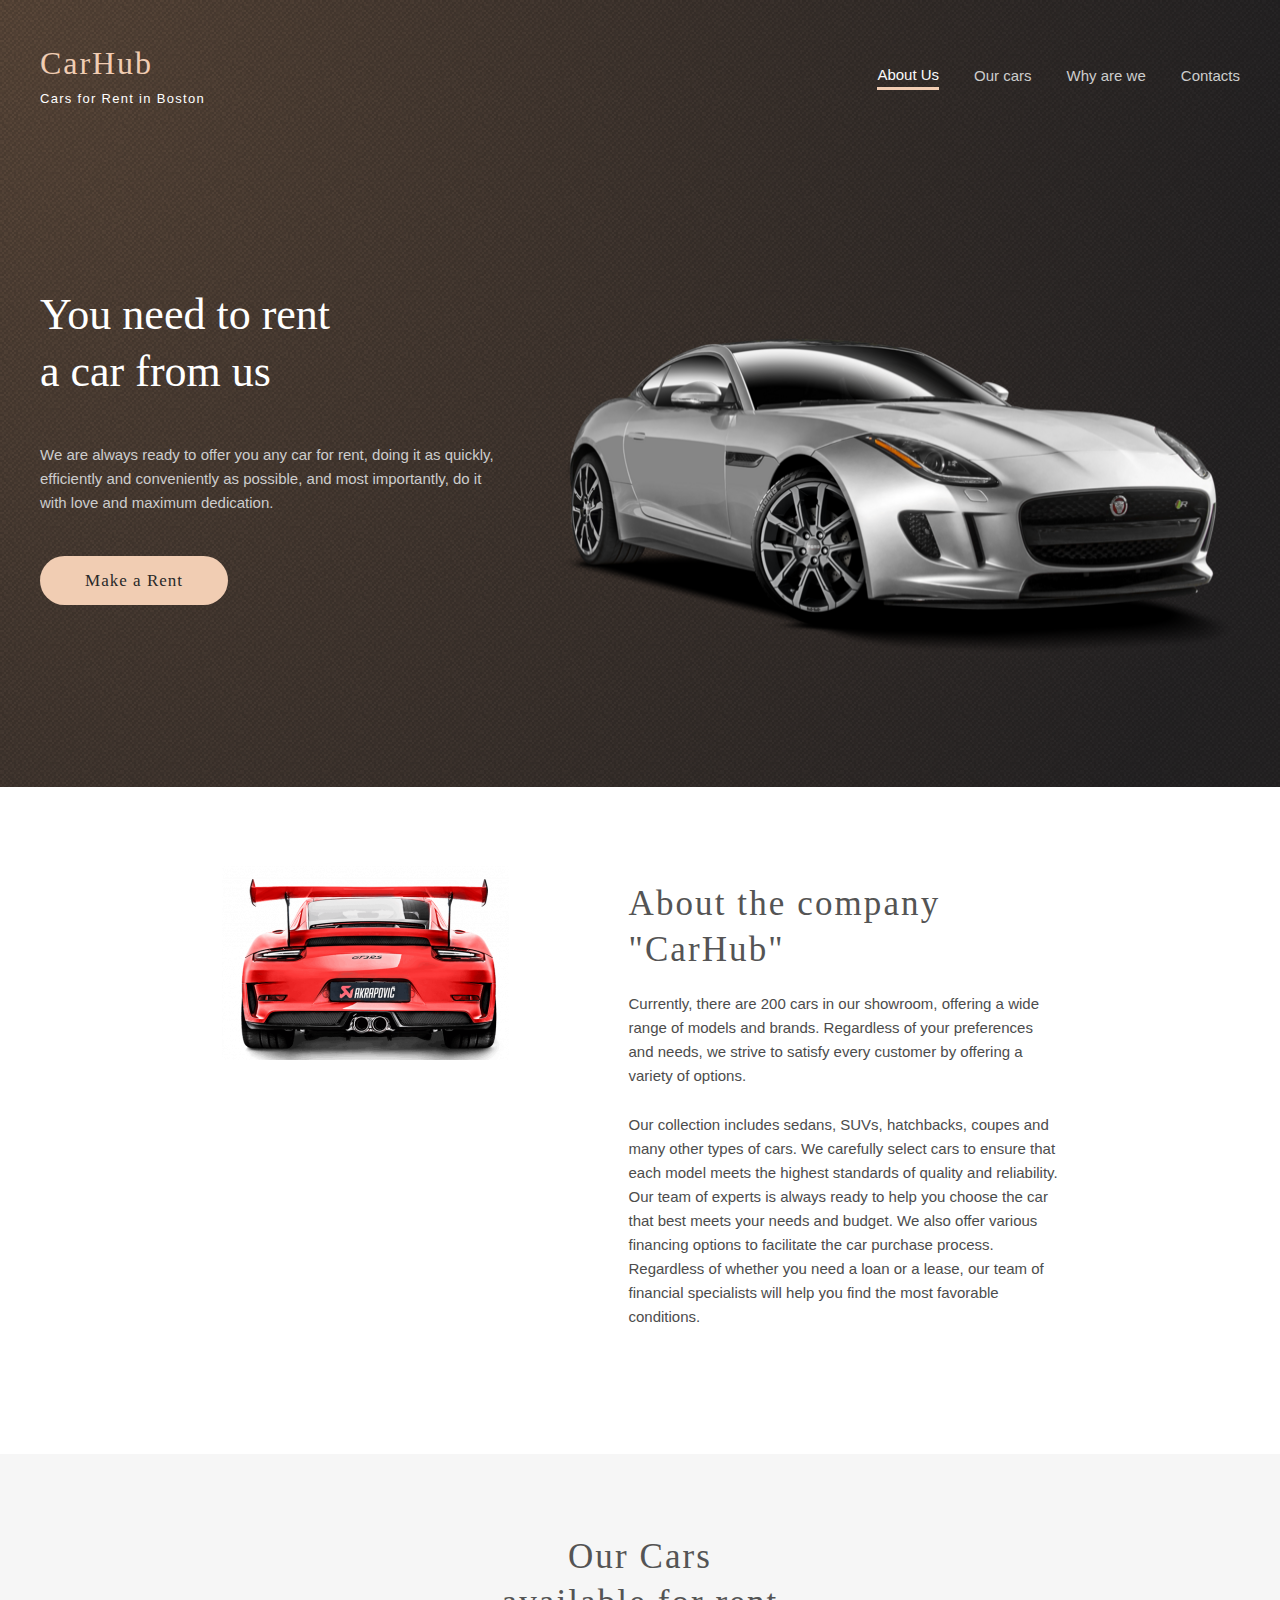
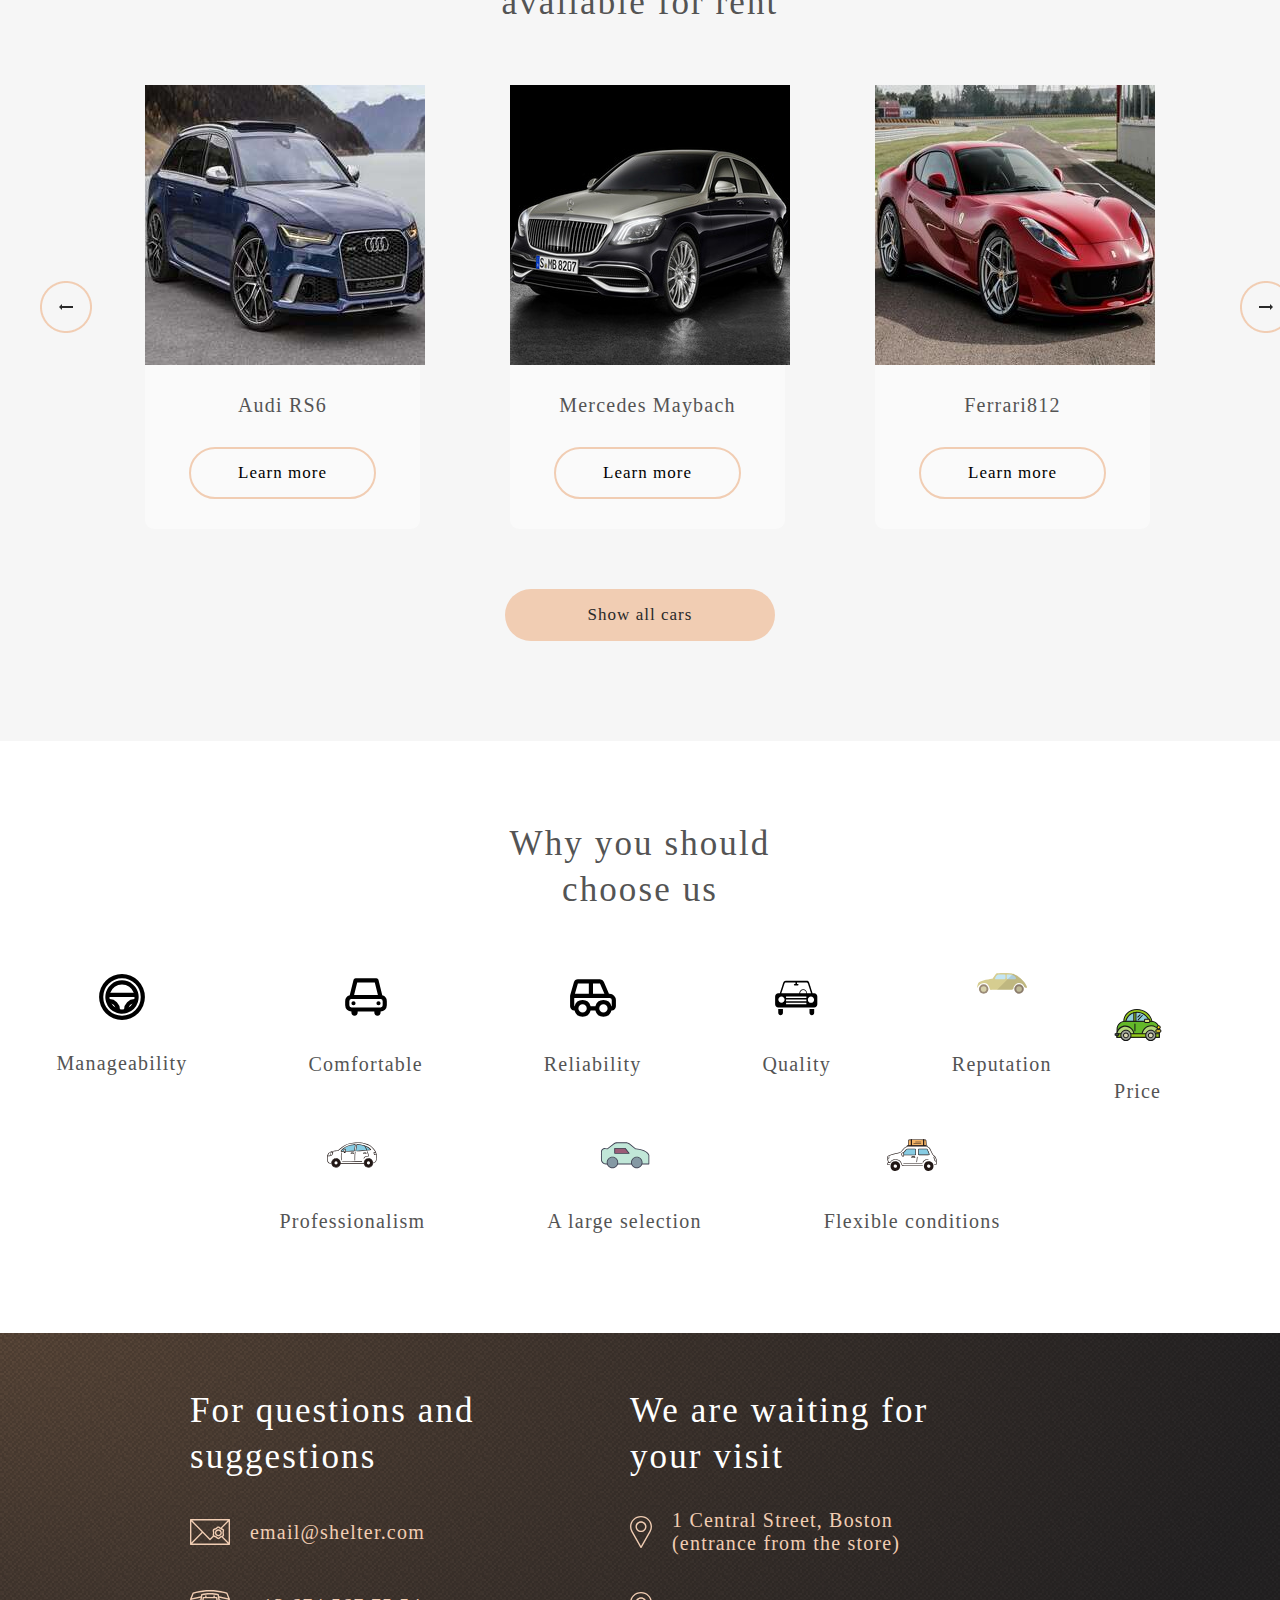
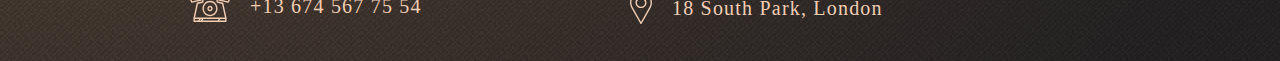
<file: index.html>
<!DOCTYPE html>
<html lang="en">
<head>
    <link rel="stylesheet" href="style.css">
    <meta charset="UTF-8">
    <meta http-equiv="X-UA-Compatible" content="IE=edge">
    <meta name="viewport" content="width=device-width, initial-scale=1.0">
    <title>Cars</title>
</head>
<body>
    <header>
        <div class="container">
            <div class="nav__header">
                <div class="logo">
                    <div class="tittle">
                        <h1 class="tittle">CarHub</h1>
                    </div>
                    <div class="subtittle">
                        Cars for Rent in Boston
                    </div>
                </div>
                <div class="navbar">
                    <img src="src/Burger.png" alt="" class="burger" id="burger" onclick="burgerClick()">
                    <ul class="nav__list" id="menu">
                        <li class="nav__item"><a href="#About" class="hyper" onclick="menuClick()">About Us</a></li>
                        <li class="nav__item"><a href="pets.html" class="hyper">Our cars</a></li>
                        <li class="nav__item"><a href="#Help" class="hyper" onclick="menuClick()">Why are we</a></li>
                        <li class="nav__item"><a href="#Contacts" class="hyper" onclick="menuClick()">Contacts</a></li>
                    </ul>
                </div>      
            </div>
            <div class="start__screen">
                <div class="content">
                    <div class="heading">
                        You need to rent a car from us
                    </div>
                    <div class="subheading">
                        We are always ready to offer you any car for rent, doing it as quickly, efficiently and conveniently as possible, and most importantly, do it with love and maximum dedication.
                    </div>
                    <a class="start_button" href="#Pets">Make a Rent</a>
                </div>
                <div class="screen__img">
                    <img class="screen__img__img" src="src/start.png" alt="">
                </div>
            </div>
        </div>
    </header>
    <section class="about" id="About">
        <div class="container">
            <div class="about__screen">
                <div class="about__img">
                    <img src="src/about.png" alt="">
                </div>
                <div class="about__content">
                    <div class="about__tittle">
                        <h4 class="about__tittle">About the company "CarHub"</h4> 
                    </div>
                    <div class="about__heading">
                        Currently, there are 200 cars in our showroom, offering a wide range of models and brands. Regardless of your preferences and needs, we strive to satisfy every customer by offering a variety of options.
                    </div>
                    <div class="about__heading">
                        Our collection includes sedans, SUVs, hatchbacks, coupes and many other types of cars. We carefully select cars to ensure that each model meets the highest standards of quality and reliability. Our team of experts is always ready to help you choose the car that best meets your needs and budget. We also offer various financing options to facilitate the car purchase process. Regardless of whether you need a loan or a lease, our team of financial specialists will help you find the most favorable conditions.
                    </div>
                </div>
            </div>
        </div>
    </section>
    <section class="pets" id="Pets">
        <div class="container">
            <div class="pets__screen">
                <div class="pets__heading">
                    <h4 class="pets__heading">Our Cars<br>
                        available for rent</h4> 
                </div>
                <div class="pets__content">
                    <div class="pets__list" id="pets__list">
                        <img src="src/button_arrow_left.png" class="arrow__left" alt="Тут должная быть картинка" onclick="Prev()">
                        <div class="pets__item i1" onclick="popupToggle(t1)">
                            <img class="pets__img img1" src="src/a8.jpg" alt="">
                            <div class="pets__tittle t1" id="t1">Audi A8</div>
                            <button class="pets__learn">Learn more</button>
                        </div>
                        <div class="pets__item i2" onclick="popupToggle(t2)">
                            <img class="pets__img img2" src="src/m8.jpg" alt="">
                            <div class="pets__tittle t2" id="t2">BMV M8</div>
                            <button class="pets__learn">Learn more</button>
                        </div>
                        <div class="pets__item i3" onclick="popupToggle(t3)">
                            <img class="pets__img img3" src="src/camry.jpg" alt="">
                            <div class="pets__tittle t3" id="t3">Toyota Camry</div>
                            <button class="pets__learn">Learn more</button>
                        </div>
                        <img src="src/button_arrow_right.png" class="arrow__right" alt="Тут должная быть картинка" onclick="Next()">
                    </div>
                    <a class="pets__button" href="pets.html">
                        Show all cars
                    </a>
                </div>
            </div>
        </div>
    </section>
    <section class="help" id="Help">
        <div class="container">
            <div class="help__screen">
                <div class="help__heading">
                    <h4 class="help__heading">Why you should choose us</h4>
                    
                </div>
                <div class="help__list">
                    <div class="help__item">
                        <img src="src/c1.svg" alt="" class="help__img">
                        <div class="help__tittle">Manageability</div>
                    </div>
                    <div class="help__item">
                        <img src="src/c2.svg" alt="" class="help__img">
                        <div class="help__tittle">Comfortable</div>
                    </div>
                    <div class="help__item">
                        <img src="src/c3.svg" alt="" class="help__img">
                        <div class="help__tittle">Reliability</div>
                    </div>
                    <div class="help__item">
                        <img src="src/c4.svg" alt="" class="help__img">
                        <div class="help__tittle">Quality</div>
                    </div>
                    <div class="help__item">
                        <img src="src/c5.svg" alt="" class="help__img">
                        <div class="help__tittle">Reputation</div>
                    </div>
                    <div class="help__item">
                        <img src="src/c6.svg" alt="" class="help__img">
                        <div class="help__tittle">Price</div>
                    </div>
                    <div class="help__item">
                        <img src="src/c7.svg" alt="" class="help__img">
                        <div class="help__tittle">Professionalism</div>
                    </div>
                    <div class="help__item">
                        <img src="src/c8.svg" alt="" class="help__img">
                        <div class="help__tittle">A large selection</div>
                    </div>
                    <div class="help__item">
                        <img src="src/c9.svg" alt="" class="help__img">
                        <div class="help__tittle">Flexible conditions</div>
                    </div>
                </div>
            </div>
        </div>
    </section>
    <footer id="Contacts">
        <div class="container">
                <div class="footer_screen">
                    <div class="footer__item">
                        <div class="footer__tittle">
                           <h4 class="footer__tittle">For questions and suggestions</h4> 
                        </div>
                        <div class="mail">
                            <img class="mail__img" src="src/mail.svg" alt=""><a href="mailto:email@shelter.com">email@shelter.com</a>
                        </div>
                        <div class="phone">
                            <img class="phone__img" src="src/phone.svg" alt=""> <a href="tel:+136745677554">+13 674 567 75 54</a>
                        </div>
                    </div>
                    <div class="footer__item">
                        <div class="footer__tittle2">
                            We are waiting for your visit
                        </div>
                        <div class="footer__address">
                            <img class="address__img" src="src/pin.svg" alt=""><a href="https://www.google.by/maps/place/Central+St,+Boston,+MA,+%D0%A1%D0%A8%D0%90/@42.3588432,-71.0551304,17z/data=!3m1!4b1!4m6!3m5!1s0x89e370865345ba21:0x44f6c81aa9436fb7!8m2!3d42.3588393!4d-71.0529417!16s%2Fg%2F1tfvj6dm">1 Central Street, Boston (entrance from the store)</a> 
                        </div>
                        <div class="footer__address">
                            <img class="address__img" src="src/pin.svg" alt=""><a href="https://www.google.by/maps/place/South+Park+Court,+18+S+Park+Rd,+London+SW19+8TD,+%D0%92%D0%B5%D0%BB%D0%B8%D0%BA%D0%BE%D0%B1%D1%80%D0%B8%D1%82%D0%B0%D0%BD%D0%B8%D1%8F/@51.4202225,-0.2023407,17z/data=!3m1!4b1!4m6!3m5!1s0x487608baa7401b31:0x873a95ca58e122b2!8m2!3d51.4202192!4d-0.200152!16s%2Fg%2F11c1z48z8w">18 South Park, London </a> 
                        </div>
                    </div>
                </div>
        </div>
    </footer>

    <div class="popup">
        <div class="popup__container">
          <button type="button" class="close-button"></button>
          <img class="popup__image"
           src="src/m8.jpg"
           alt="A cute cat">
           <div class="popup__info">
            <h2 class="popup__title"></h2>
            <div class="popup__type"></div>
            <div class="popup__text"></div>
            <ul class="popup__detail">
                <li class="popup__age"><span class="popup__span">Price:</span><p style="display: inline;" class="popup__agep"></p></li>
                <li class="popup__inoculations"><span class="popup__span">Max speed:</span><p style="display: inline;" class="popup__inoculationsp"></p></li>
                <li class="popup__diseases"><span class="popup__span">Acceleration time 0-100 km/h:</span><p style="display: inline;" class="popup__diseasesp"></p></li>
            </ul>
           </div>
        </div>
    </div>
    <script src="script.js"></script>
</body>
</html>
</file>
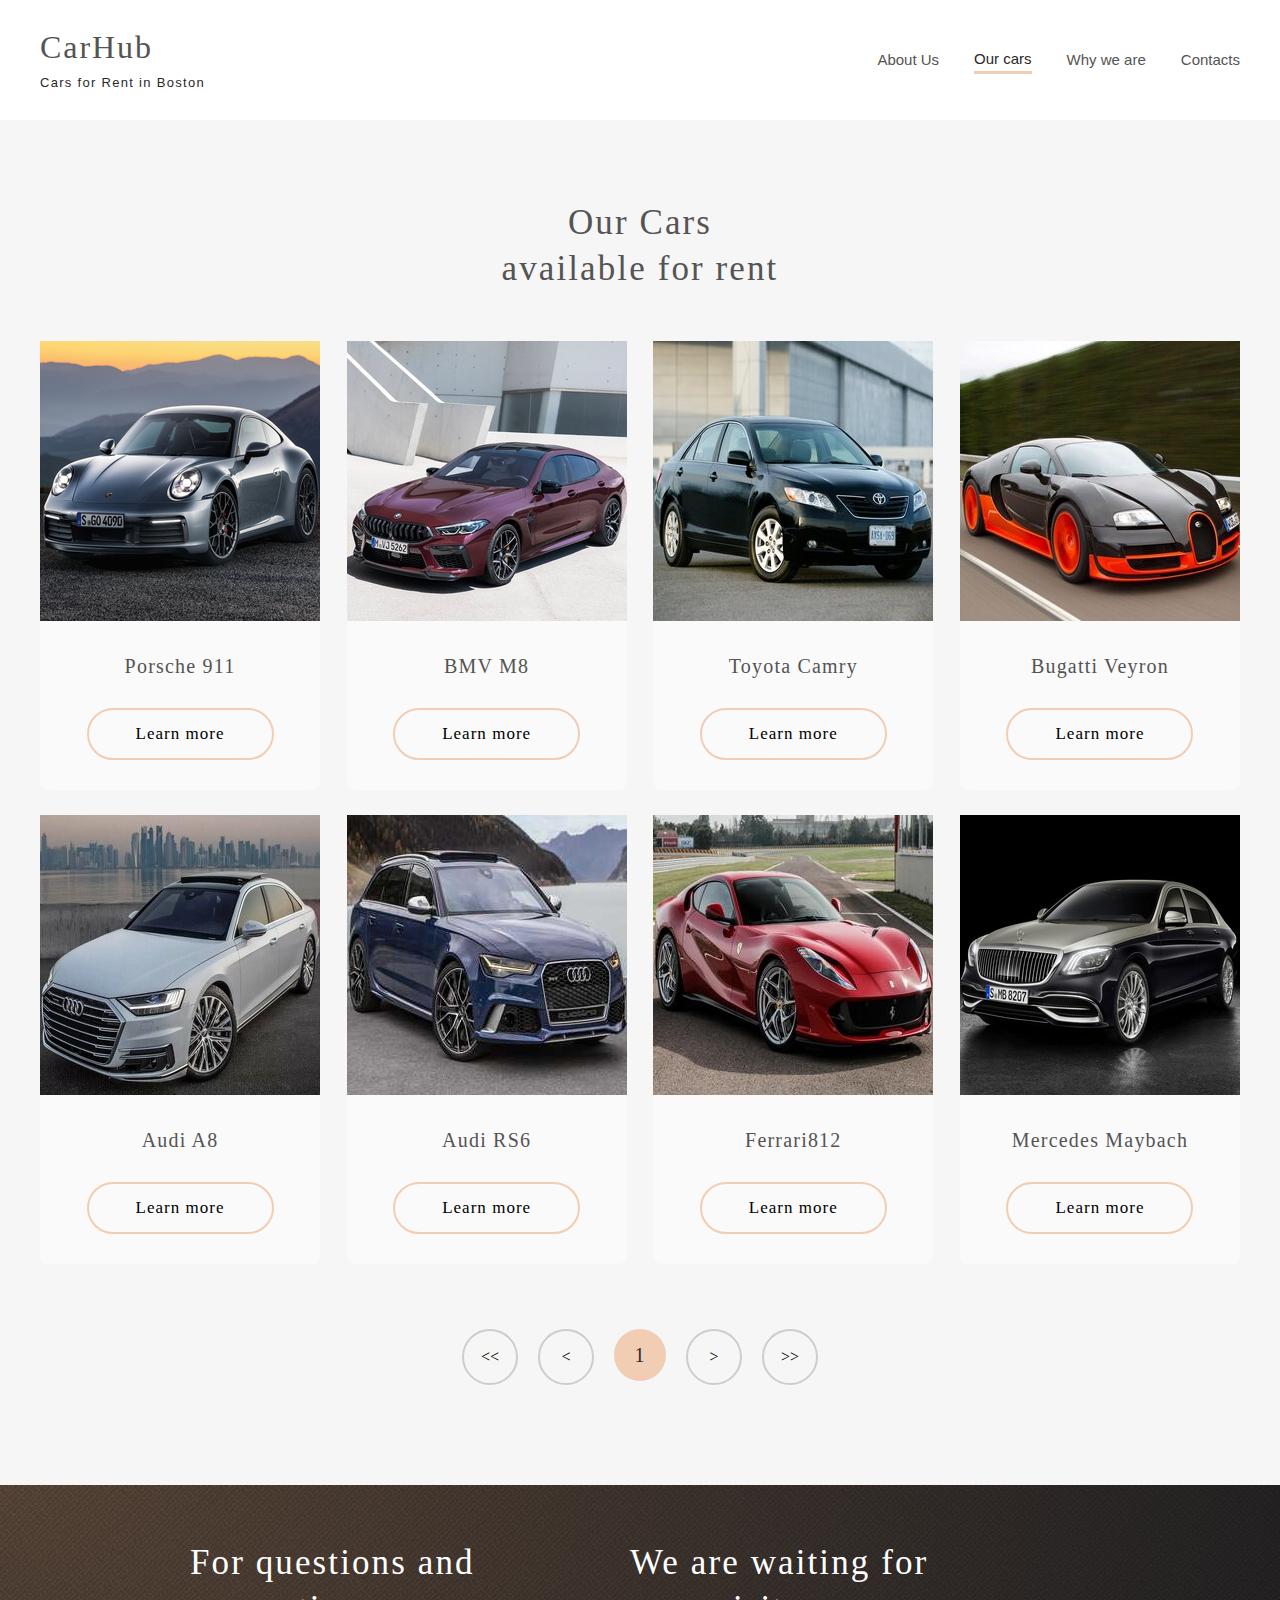
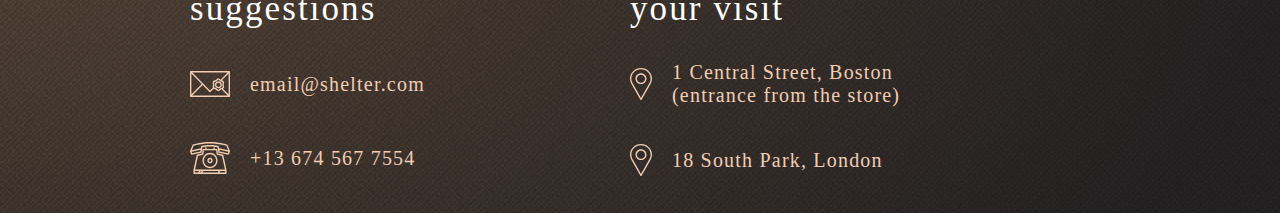
<file: pets.html>
<!DOCTYPE html>
<html lang="en">
<head>
    <link rel="stylesheet" href="pets.css">
    <meta charset="UTF-8">
    <meta http-equiv="X-UA-Compatible" content="IE=edge">
    <meta name="viewport" content="width=device-width, initial-scale=1.0">
    <title>Our Cars</title>
</head>
<body>
    <header>
        <div class="container">
            <div class="nav__header">
                <div class="logo">
                    <div class="tittle">
                        <a href="index.html"><h1 class="tittle">CarHub</h1></a> 
                    </div>
                    <div class="subtittle">
                        Cars for Rent in Boston
                    </div>
                </div>
                <div class="navbar">
                    <img src="src/Burger-pets.png" alt="" class="burger" id="burger" onclick="burgerClick()">
                    <ul class="nav__list" id="menu">
                        <li class="nav__item"><a href="index.html" class="hyper" onclick="menuClick()">About Us</a></li>
                        <li class="nav__item"><a href="pets.html" class="hyper" onclick="menuClick()">Our cars</a></li>
                        <li class="nav__item"><a href="index.html#Help" class="hyper" onclick="menuClick()">Why we are</a></li>
                        <li class="nav__item"><a href="#Contacts" class="hyper" onclick="menuClick()">Contacts</a></li>
                    </ul>
                </div>
            </div>
        </div>
    </header>
    <section class="pets" id="Pets">
        <div class="container">
            <div class="pets__screen">
                <div class="pets__heading">
                    <h4 class="pets__heading">Our Cars<br>
                        available for rent</h4> 
                </div>
                <div class="pets__content">
                    <div class="pets__list">
                        <div class="pets__item i1" onclick="popupToggle(t1)">
                            <img class="pets__img img1" src="src/m8.jpg" alt="">
                            <div class="pets__tittle t1" id="t1">Katrine</div>
                            <button class="pets__learn">Learn more</button>
                        </div>
                        <div class="pets__item i2" onclick="popupToggle(t2)">
                            <img class="pets__img img2" src="src/m8.jpg" alt="">
                            <div class="pets__tittle t2" id="t2">Jennifer</div>
                            <button class="pets__learn">Learn more</button>
                        </div>
                        <div class="pets__item i3" onclick="popupToggle(t3)">
                            <img class="pets__img img3" src="src/m8.jpg" alt="">
                            <div class="pets__tittle t3" id="t3">Woody</div>
                            <button class="pets__learn">Learn more</button>
                        </div>
                        <div class="pets__item i4" onclick="popupToggle(t4)">
                            <img class="pets__img img4" src="src/m8.jpg" alt="">
                            <div class="pets__tittle t4" id="t4">Sophia</div>
                            <button class="pets__learn">Learn more</button>
                        </div>
                        <div class="pets__item i5" onclick="popupToggle(t5)">
                            <img class="pets__img img5" src="src/m8.jpg" alt="">
                            <div class="pets__tittle t5" id="t5">Timmy</div>
                            <button class="pets__learn">Learn more</button>
                        </div>
                        <div class="pets__item i6" onclick="popupToggle(t6)">
                            <img class="pets__img img6" src="src/m8.jpg" alt="">
                            <div class="pets__tittle t6" id="t6">Charly</div>
                            <button class="pets__learn">Learn more</button>
                        </div>
                        <div class="pets__item i7" onclick="popupToggle(t7)">
                            <img class="pets__img img7" src="src/m8.jpg" alt="">
                            <div class="pets__tittle t7" id="t7">Scarlett</div>
                            <button class="pets__learn">Learn more</button>
                        </div>
                        <div class="pets__item i8" onclick="popupToggle(t8)">
                            <img class="pets__img img8" src="src/m8.jpg" alt="">
                            <div class="pets__tittle t8" id="t8">Freddie</div>
                            <button class="pets__learn">Learn more</button>
                        </div>
                    </div>
                    <div class="pets__navigation">
                        <div class="prev__prev" id="prev__prev" onclick="First()">&lt;&lt;</div>
                        <div class="prev" id="prev" onclick="Prev()">&lt;</div>
                        <div class="current">1</div>
                        <div class="next" id="next" onclick="Next()">></div>
                        <div class="next__next" id="next__next" onclick="Last()">>></div>
                    </div>
                </div>
            </div>
        </div>
    </section>
    <footer id="Contacts">
        <div class="container">
                <div class="footer_screen">
                    <div class="footer__item">
                        <div class="footer__tittle">
                            For questions and suggestions
                        </div>
                        <div class="mail">
                            <img class="mail__img" src="src/mail.svg" alt=""><a href="mailto:email@shelter.com">email@shelter.com</a>
                        </div>
                        <div class="phone">
                            <img class="phone__img" src="src/phone.svg" alt=""> <a href="tel:+136745677554">+13 674 567 7554</a>
                        </div>
                    </div>
                    <div class="footer__item">
                        <div class="footer__tittle2">
                            We are waiting for your visit
                        </div>
                        <div class="footer__address">
                            <img class="address__img" src="src/pin.svg" alt=""><a href="https://www.google.by/maps/place/Central+St,+Boston,+MA,+%D0%A1%D0%A8%D0%90/@42.3588432,-71.0551304,17z/data=!3m1!4b1!4m6!3m5!1s0x89e370865345ba21:0x44f6c81aa9436fb7!8m2!3d42.3588393!4d-71.0529417!16s%2Fg%2F1tfvj6dm">1 Central Street, Boston (entrance from the store)</a> 
                        </div>
                        <div class="footer__address">
                            <img class="address__img" src="src/pin.svg" alt=""><a href="https://www.google.by/maps/place/South+Park+Court,+18+S+Park+Rd,+London+SW19+8TD,+%D0%92%D0%B5%D0%BB%D0%B8%D0%BA%D0%BE%D0%B1%D1%80%D0%B8%D1%82%D0%B0%D0%BD%D0%B8%D1%8F/@51.4202225,-0.2023407,17z/data=!3m1!4b1!4m6!3m5!1s0x487608baa7401b31:0x873a95ca58e122b2!8m2!3d51.4202192!4d-0.200152!16s%2Fg%2F11c1z48z8w">18 South Park, London </a> 
                        </div>
                    </div>
                </div>
        </div>
    </footer>
    <div class="popup">
        <div class="popup__container">
          <button type="button" class="close-button"></button>
          <img class="popup__image"
           src="src/m8.jpg"
           alt="A cute cat">
           <div class="popup__info">
            <h2 class="popup__title"></h2>
            <div class="popup__type"></div>
            <div class="popup__text"></div>
            <ul class="popup__detail">
                <li class="popup__age"><span class="popup__span">Price:</span><p style="display: inline;" class="popup__agep"></p></li>
                <li class="popup__inoculations"><span class="popup__span">Max speed:</span><p style="display: inline;" class="popup__inoculationsp"></p></li>
                <li class="popup__diseases"><span class="popup__span">Acceleration time 0-100 km/h:</span><p style="display: inline;" class="popup__diseasesp"></p></li>
            </ul>
           </div>
        </div>
    </div>
    <script src="pets.js"></script>
</body>
</html>
</file>
<file: style.css>
*{
    padding: 0;
    margin: 0;
}
a{
    text-decoration: none;
    color: inherit;
}
html {
    scroll-behavior: smooth;
  }

.container{
    max-width: 1280px;
    width: 100%;
    margin: 0 auto;
}
h4{
    padding: 0px;
    margin: 0px;
}

header{
    padding-top: 46px;
    background:url(src/noise_transparent@2x.png), radial-gradient(100% 215.42% at 0% 0%, #5B483A 0%, #262425 100%) , #211F20;
}

.logo{
    
}

.nav__header{
    display: flex;
    justify-content: space-between;
    padding-bottom: 100px;
    align-items: center;
    margin-left: 40px;
    margin-right: 40px;

}

.nav__list{
    display: flex;
    justify-content: space-between;
    list-style: none;
    align-items: center;
}

.nav__item{
    margin-right: 35px;
    font-family: 'Arial';
    font-style: normal;
    font-weight: 400;
    font-size: 15px;
    line-height: 160%;
    color: #CDCDCD;
    cursor: pointer;
    text-align: center;
}
.nav__item:hover{
    color: #c7a579;
    transition: 0.7s;
}
.nav__item:first-child{
    color: #FAFAFA;
    border-bottom: 3px solid #F1CDB3;;
}
.nav__item:last-child{
    margin-right: 0;
}

.burger{
    position: absolute;
    top: 40px;
    right: 40px;
    display: none;
    z-index: 100;
}

.showMenu{
    transform: translateY(0);
}


.tittle{
    font-family: 'Georgia';
font-style: normal;
font-weight: 400;
font-size: 32px;
line-height: 110%;
display: flex;
align-items: center;
letter-spacing: 0.06em;

color: #F1CDB3;
margin-bottom: 5px;
}

.subtittle{
    font-family: 'Arial';
font-style: normal;
font-weight: 400;
font-size: 13px;
line-height: 15px;
display: flex;
align-items: center;
letter-spacing: 0.1em;

color: #FFFFFF;
}

.start__screen{
    display: flex;
    justify-content: space-between;
    margin-left: 40px;
    margin-right: 40px;
}

.screen__img__img{
    width: 100%;
    height: 100%;
}

.content{
    margin-top: 80px;
}

.heading{
    font-family: 'Georgia';
    font-style: normal;
    font-weight: 400;
    font-size: 44px;
    line-height: 130%;
    display: flex;
    align-items: center;
    color: #FFFFFF;
    max-width: 310px;
    margin-bottom: 42px;
}

.subheading{
    font-family: 'Arial';
    font-style: normal;
    font-weight: 400;
    font-size: 15px;
    line-height: 160%;
    display: flex;
    align-items: center;
    color: #CDCDCD;
    margin-bottom: 55px;
    max-width: 460px;
}





.start_button{
    background: #F1CDB3;
    border-radius: 100px;
    font-family: 'Georgia';
    font-style: normal;
    font-weight: 400;
    font-size: 17px;
    line-height: 130%;
    letter-spacing: 0.06em;
    color: #292929;
    padding: 15px 45px;
    cursor: pointer;
    border:none;
}

.start_button:hover{
    background: #ce6012;
    transition: 0.9s;
    color: #F6F6F6;
}

.about {
}

.about__screen {
    display: flex;
    justify-content: center;
    padding-top: 94px;
    padding-bottom: 100px;
    margin-left: 40px;
    margin-right: 40px;
}
.about__img {
    margin-top: -15px;
    padding-right: 120px;
}
.about__content {
}
.about__tittle {
    font-family: 'Georgia';
    font-style: normal;
    font-weight: 400;
    font-size: 35px;
    line-height: 130%;
    display: flex;
    align-items: center;
    letter-spacing: 0.06em;
    color: #545454;
    max-width: 370px;
    padding-bottom: 10px;
}
.about__heading {
    font-family: 'Arial';
    font-style: normal;
    font-weight: 400;
    font-size: 15px;
    line-height: 160%;
    color: #4C4C4C;
    max-width: 430px;
    padding-bottom: 25px;
}

.pets {
    background: #F6F6F6;
}
.pets__screen {
    margin-left: 40px;
    margin-right: 40px;
}
.pets__heading {
    max-width: 400px;
    text-align: center;
    font-family: 'Georgia';
    font-style: normal;
    font-weight: 400;
    font-size: 35px;
    line-height: 130%;
    letter-spacing: 0.06em;
    color: #545454;
    padding-bottom: 30px;
    padding-top: 40px;
    margin: 0 auto;
}
.pets__content {
    padding-bottom: 100px;
}
.pets__list {
    display: flex;
    align-items: center;
}
.arrow__left {
    width: 52px;
    height: 52px;
    cursor: pointer;
    margin-right: 53px;
}
.pets__item {
    text-align: center;
    background: #FAFAFA;
    border-radius: 9px;
    width: 275px;
    margin-right: 90px;
}
.pets__item:last-child{
    margin-right: 53px;
}
.pets__item:hover .pets__learn{
    background-color: #F1CDB3;
    transition: 0.5s;
    color: #F6F6F6;
}
.pets__img {
    transition: all 1s ease-in-out;
}


.pets__tittle {
    font-family: 'Georgia';
    font-style: normal;
    font-weight: 400;
    font-size: 20px;
    line-height: 23px;
    align-items: center;
    text-align: center;
    letter-spacing: 0.06em;
    color: #545454;
    margin-top: 25px;
    padding-bottom: 30px;
}
.pets__learn {
    border: 2px solid #F1CDB3;
    border-radius: 100px;
    width: 187px;
    height: 52px;
    text-align: center;
    align-items: center;
    font-family: 'Georgia';
    font-style: normal;
    font-weight: 400;
    font-size: 17px;
    line-height: 130%;
    letter-spacing: 0.06em;
    margin-bottom: 30px;
    cursor: pointer;
    background: #FAFAFA
}

.pets__learn:hover{
    background-color: #F1CDB3;
    transition: 0.5s;
    color: #F6F6F6;
}
.arrow__right {
    width: 52px;
    height: 52px;
    cursor: pointer;
}
.arrow__left:hover{
    background-color: #F1CDB3;
    transition: 0.5s;
    color: #F6F6F6;
    border-radius: 100px;
}
.arrow__right:hover{
    background-color: #F1CDB3;
    transition: 0.5s;
    color: #F6F6F6;
    border-radius: 100px;
}
.pets__button {
    background: #F1CDB3;
    border-radius: 100px;
    border:none;
    font-family: 'Georgia';
    font-style: normal;
    font-weight: 400;
    font-size: 17px;
    line-height: 130%;
    letter-spacing: 0.06em;
    color: #292929;
    max-width: 270px;
    height: 52px;
    cursor: pointer;
    text-align: center;
    display: flex;
    flex-direction: column;
    align-items: center;

    gap: 10px;
    justify-content: center;
    margin: 0 auto;
    margin-top: 60px;
    
}

.pets__button:hover{
    background-color: #c95909;
    transition: 0.9s;
    color: #F6F6F6;
}

.help {
}

.help__screen {
    margin-left: 40px;
    margin-right: 40px;
}
.help__heading {
    font-family: 'Georgia';
    font-style: normal;
    font-weight: 400;
    font-size: 35px;
    line-height: 130%;
    letter-spacing: 0.06em;
    color: #545454;
    margin: 0 auto;
    margin-top: 80px;
    margin-bottom: 60px;
    max-width: 315px;
    align-items: center;
    text-align: center;
}
.help__list {
    display: flex;
    flex-wrap: wrap;
    justify-content: center;
    align-items: center;
    text-align: center;
    padding-bottom: 100px;
}
.help__item {
    text-align: center;
    cursor: pointer;
    display: flex;
    flex-direction: column;
    justify-content: center;
    align-items: center;
}
.help__item:not(:first-child) {
    margin: 0 0 54px 121px;
}
.help__item:first-child{
    margin-bottom: 55px
}
.help__img{
    margin-bottom: 30px;
    max-width: 50px;
}
.help__item:nth-child(n+6) {
    margin: 0 61px 0 61px;
}

.help__tittle {
    font-family: 'Georgia';
    font-style: normal;
    font-weight: 400;
    font-size: 20px;
    line-height: 115%;
    display: flex;
    align-items: center;
    text-align: center;
    letter-spacing: 0.06em;
    color: #545454;
}

footer{
    background:url(src/noise_transparent@2x.png), radial-gradient(100% 215.42% at 0% 0%, #5B483A 0%, #262425 100%) , #211F20;
}

.footer_screen {
    display: flex;
    margin-left: 40px;
    margin-right: 40px;
    flex-wrap: wrap;
    justify-content: center;
}
.footer__item {
    margin-right: 130px;
    padding-top: 55px;
}
.footer__tittle {
    font-family: 'Georgia';
    font-style: normal;
    font-weight: 400;
    font-size: 35px;
    line-height: 130%;
    letter-spacing: 0.06em;
    color: #FFFFFF;
    width:310px;
    margin-bottom: 40px;
}
.footer__tittle2{
    font-family: 'Georgia';
    font-style: normal;
    font-weight: 400;
    font-size: 35px;
    line-height: 130%;
    letter-spacing: 0.06em;
    color: #FFFFFF;
    width:310px;
    margin-bottom: 30px;
}
.mail {
    font-family: 'Georgia';
    font-style: normal;
    font-weight: 400;
    font-size: 20px;
    line-height: 115%;
    letter-spacing: 0.06em;
    color: #F1CDB3;
    max-width: 300px;
    margin-bottom: 45px;
    cursor: pointer;
    display: flex;
    align-items: center;
}
.mail__img {
    margin-right: 20px;
}
.phone {
    font-family: 'Georgia';
    font-style: normal;
    font-weight: 400;
    font-size: 20px;
    line-height: 115%;
    letter-spacing: 0.06em;
    color: #F1CDB3;
    max-width: 300px;
    cursor: pointer;
    display: flex;
    align-items: center;
}
.phone__img {
    margin-right: 20px;
}
.footer__address {
    font-family: 'Georgia';
    font-style: normal;
    font-weight: 400;
    font-size: 20px;
    line-height: 115%;
    letter-spacing: 0.06em;
    color: #F1CDB3;
    max-width: 330px;
    margin-bottom: 37px;
    display: flex;
    align-items: center;
    cursor: pointer;
}
.address__img {
    margin-right: 20px;
}
.footer__img{
    padding-top: 35px;
    max-width:300px;
    max-height:310px;
}



.popup {
    position: fixed;
    top: 0;
    bottom: 0;
    left: 0;
    right: 0;
    z-index: 1;
    display: flex;
    background-color: rgba(0, 0, 0, .5);
    visibility: hidden;
    opacity: 0;
    transition: visibility 300ms, opacity 300ms;
  }

  
  .popup__container {
    background-color: #fff;
    box-shadow: 0px 0px 25px rgba(0, 0, 0, 0.15);
    border-radius: 9px;
    text-align: center;
    margin: auto;
    position: relative;
    max-width: 90%;
    height: auto;
    display: flex;
  }

  .popup__image {
    max-width: 500px;
    max-height: 500px;
    margin-right: 30px;
  }

  .popup_opened {
    visibility: visible;
    opacity: 1;
  }

  .popup__detail{
    margin-left: 15px;
  }

  .popup__detail li::marker {
    color: #F1CDB3;;
}
  .popup__info {
    margin-top: 50px;
    margin-right: 20px;
    margin-bottom: 50px;
}
.popup__title {
    text-align: left;
    font-family: 'Georgia';
    font-style: normal;
    font-weight: 400;
    font-size: 35px;
    line-height: 130%;
    letter-spacing: 0.06em;
    color: #000000;
}
.popup__type {
    text-align: left;
    margin-top: 10px;
    font-family: 'Georgia';
    font-style: normal;
    font-weight: 400;
    font-size: 20px;
    line-height: 115%;
    letter-spacing: 0.06em;
    color: #000000;
}
.popup__text {
    text-align: left;
    margin-top: 40px;
    font-family: 'Georgia';
    font-style: normal;
    font-weight: 400;
    font-size: 15px;
    line-height: 110%;
    letter-spacing: 0.06em;
    color: #000000;
    max-width:350px;
}
.popup__detail {
    text-align: left;
    margin-top: 40px;
    text-align: left;
    font-family: 'Georgia';
    font-style: normal;
    font-size: 15px;
    line-height: 110%;
    letter-spacing: 0.06em;
    color: #000000;
}
.popup__span{
    font-weight: 700;
}
.popup__age {
    margin-top: 11px;
}
.popup__inoculations {
    margin-top: 11px;
}

.popup__diseases {
    margin-top: 11px;
}
.popup__parasites {
    margin-top: 11px;
}

  .close-button {
    position: absolute;
    right: -40px;
    top: -52px;
    border: 0;
    background: url('src/modal_close_button.png') center center / 100% 100% no-repeat;
    width: 52px;
    height: 52px;  
    fill: #000;
    padding: 0;
    cursor: pointer;
    display: block;
  }

  @media (max-width:1279px){
    .i3{
        display: none;
    }

    .pets__item {
        margin-right: 40px;
    }

    .i2{
        margin-right: 15px;
    }

    .arrow__left {
        margin-right: 15px;
    }

    .pets__list{
        justify-content: center;
    }

    .help {
        height: 779px;
        
      }
      .help .help__screen {
        width: 768px;
        margin: 0 auto;
      }
      .help .help__screen .help__list {
        width: 768px;
        height: 449px;
        display: grid;
        grid-template-columns: repeat(3, 1fr);
        grid-row-gap: 55px;
      }
      .help .help__screen .help__list .help__item:first-child {
        margin-bottom: 0;
      }
      .help .help__screen .help__list .help__item:not(:first-child) {
        margin: 0;
      }
      .help .help__screen .help__list .help__item:nth-child(n+6) {
        margin: 0;
      }
      .help .help__screen .help__list .help__item:nth-child(3n+1) {
        margin-left: 53px;
      }
      .help .help__screen .help__list .help__item:nth-child(3n+3) {
        margin-right: 53px;
      }


}


@media (max-width:930px){
    .start__screen{
        flex-direction: column;
        align-items: center;
    }
}

@media (min-width:768px){
    .nav__list{
        transform: translateX(0%) !important;
    }
}


@media (max-width:768px){



    .container{

    }

    .start__screen{
        display: flex;
        align-items: center;
        flex-direction: column;
    }

    header{
        padding-top: 30px;
    }

    .content{
        margin-top: 60px;    

    }

    .nav__header{
        padding-bottom: 0;
        margin-left: 30px;
        margin-right: 30px;
    }

    .start_button{
        display: flex;
        justify-content: center;
        width: 207px;
        margin: 0 auto;
    }
    
    .screen__img{
        margin-top: 110px;
        max-width:569px;
        max-height:593px;
    }


    .about__screen{
        flex-direction: column;
        padding-top: 80px;
        justify-content: center;
        align-items: center;
    }

    .about__img{
        order: 1;
        padding-top: 75px;
        padding-right: 0;
    }

    .about__content{
        order: 0;
    }

    .about__tittle{
        padding-bottom: 12px;
    }

    .help__screen {
        margin-left: 0;
        margin-right: 0;
    }

    .help__screen{
        margin-left: 0;
        margin-right: 0;
      }

    .help {
        height: 699px;
      }
      .help .help__screen {
        width: 768px;
      }
      .help .help__screen .help__list {
        width: 768px;
        height: 449px;
        display: grid;
        grid-template-columns: repeat(3, 1fr);
        grid-row-gap: 55px;
      }
      .help .help__screen .help__list .help__item:first-child {
        margin-bottom: 0;
      }
      .help .help__screen .help__list .help__item:not(:first-child) {
        margin: 0;
      }
      .help .help__screen .help__list .help__item:nth-child(n+6) {
        margin: 0;
      }
      .help .help__screen .help__list .help__item:nth-child(3n+1) {
        margin-left: 53px;
      }
      .help .help__screen .help__list .help__item:nth-child(3n+3) {
        margin-right: 53px;
      }

      .help__list{
        padding-bottom: 0px;
      }


      .donation{
        padding-bottom: 100px;
      }

    .donation__screen{
        flex-direction: column;
        align-items: center;
      }

    .donation__content{
        order: 0;
      }

    .donation__img{
        order: 1;
        margin-top: 60px;
        margin-left: 15px;
        width: 100%;
        height: 100%;
      }

      .footer__item {
        margin-right: 30px;
        padding-top: 30px;
    }

    .footer__item:nth-child(2){
        margin-right: 0;
    }
    
    .footer_screen{
        margin-left: 60px;
        margin-right: 30px;
      }



    .footer__img{
        margin: 0 auto;
        padding-top: 25px;
        width: 100%;
        height: 100%;
    }
    
      
      .popup__container {
        max-width: 80%;
        height: auto;
      }
    
      .popup__image {
        max-width: 350px;
        max-height: 350px;
        margin-right: 30px;
      }
    
      .popup_opened {
        visibility: visible;
        opacity: 1;
      }
    
      .popup__detail{
        margin-left: 15px;
      }
    
      .popup__detail li::marker {
        color: #F1CDB3;;
    }
      .popup__info {
        margin-top: 10px;
    }
    .popup__title {
        text-align: left;
        font-family: 'Georgia';
        font-style: normal;
        font-weight: 400;
        font-size: 35px;
        line-height: 130%;
        letter-spacing: 0.06em;
        color: #000000;
    }
    .popup__type {
        text-align: left;
        margin-top: 10px;
        font-family: 'Georgia';
        font-style: normal;
        font-weight: 400;
        font-size: 20px;
        line-height: 115%;
        letter-spacing: 0.06em;
        color: #000000;
    }
    .popup__text {
        text-align: left;
        margin-top: 20px;
        font-family: 'Georgia';
        font-style: normal;
        font-weight: 400;
        font-size: 13px;
        line-height: 110%;
        letter-spacing: 0.06em;
        color: #000000;
        max-width:260px;
    }
    .popup__detail {
    }
    .popup__span{
    }
    .popup__age {
        margin-top: 6px;
    }
    .popup__inoculations {
        margin-top: 6px;
    }
    
    .popup__diseases {
        margin-top: 6px;
    }
    .popup__parasites {
        margin-top: 6px;
    }
    
      .close-button {
      }
}


@media (max-width:767px){
    .help {
        width: 320px;
        height: 745px;
        height: 745px;
        margin: 0 auto;
      }
      .help .help__screen{
        width: 320px;
      }
      .help .help__screen .help__title {
        font-size: 25px;
        margin-top: -38px;
        margin-bottom: 42px;
        width: 222px;
      }
      .help .help__screen .help__list {
        width: 320px;
        height: 555px;
        display: grid;
        grid-template-columns: repeat(2, 1fr);
        grid-row-gap: 30px;
      }
      .help .help__screen .help__list .help__img {
        max-width: 50px;
        margin-bottom: 20px;
      }
      .help .help__screen .help__list .help__tittle {
        font-size: 15px;
      }
      .help .help__screen .help__list .help__item:first-child {
        margin-bottom: 0;
      }
      .help .help__screen .help__list .help__item:not(:first-child) {
        margin: 0;
      }
      .help .help__screen .help__list .help__item:nth-child(n+6) {
        margin: 0;
      }
      .help .help__screen .help__list .help__item:nth-child(3n+1) {
        margin-left: 0;
      }

      .i2{
        display: none;
      }

    .pets__item{
        margin-right: 0;
    }

      .arrow__left{
        display: none;
      }

      .arrow__right{
        display: none;
      }


      .burger{
        display: block;
      }

      .nav__list {
        display: flex;
        flex-direction: column;
        justify-content: center;
        position: fixed;
        transform: translateX(100%);
        transition: transform 0.2s;
        top: 0;
        left: 0;
        right: 0;
        bottom: 0;
        z-index: 99;
        background: #292929;;
        color: white;
        list-style: none;
        padding-top: 4rem;
        z-index: 2;
        align-items: center;
      }

      .nav__item{
        font-weight: 400;
        font-size: 32px;
        line-height: 160%;
        display: flex;
        flex-direction: column;
        justify-content: center;
        margin-top: 43px;
        max-width: 250px;
      }

      .nav__item:first-child{
        
      }

}

@media (max-width:650px){
    .popup__container {
        max-width: 240px;
        height: 341px;
      }
    
      .popup__image {
        display: none;
      }
    
      .popup_opened {
        visibility: visible;
        opacity: 1;
      }
    
      .popup__detail{
        margin-left: 15px;
      }
    
      .popup__info {
        margin-top: 10px;
        margin-left: 10px;
    }
    .popup__title {
        text-align: left;
        font-family: 'Georgia';
        font-style: normal;
        font-weight: 400;
        font-size: 35px;
        line-height: 130%;
        letter-spacing: 0.06em;
        color: #000000;
    }
    .popup__type {
        text-align: left;
        margin-top: 10px;
        font-family: 'Georgia';
        font-style: normal;
        font-weight: 400;
        font-size: 20px;
        line-height: 115%;
        letter-spacing: 0.06em;
        color: #000000;
    }
    .popup__text {
        text-align: left;
        margin-top: 20px;
        font-family: 'Georgia';
        font-style: normal;
        font-weight: 400;
        font-size: 13px;
        line-height: 110%;
        letter-spacing: 0.06em;
        color: #000000;
        max-width:260px;
    }
    .popup__detail {
        margin-top: 24px;
    }
    .popup__span{
    }
    .popup__age {
        margin-top: 6px;
    }
    .popup__inoculations {
        margin-top: 6px;
    }
    
    .popup__diseases {
        margin-top: 6px;
    }
    .popup__parasites {
        margin-top: 6px;
    }
}

@media (max-width:380px){
    .footer_screen{
        margin-left: 0;
        margin-right: 0;
    }

    .footer__tittle{
        margin: 0 auto;
        text-align: center;
        font-size: 25px;
        margin-bottom: 43px;
    }

    .footer__tittle2{
        margin:0 auto;
        text-align: center;
        font-size: 25px;
        margin-bottom: 43px;
        max-width: 270px;
    }

    .mail{
        margin-left: 34px;
    }

    .phone{
        margin-left: 34px;
    }

    .footer__address{
        margin-left: 10px;
    }

    .footer__item{
        margin-right: 0;
    }

    .about__img{
    }

    .heading{
        font-family: 'Georgia';
        font-style: normal;
        font-weight: 400;
        font-size: 25px;
        line-height: 130%;
        /* or 32px */

        display: flex;
        align-items: center;
        text-align: center;
        letter-spacing: 0.06em;
        text-align: center;
        max-width: 220px;
        margin: 0 auto;
        margin-bottom: 42px;
    }

    .nav__header{
        margin-left: 20px;
        margin-right: 20px;
    }

    .subheading{
        font-family: 'Arial';
        font-style: normal;
        font-weight: 400;
        font-size: 15px;
        line-height: 160%;
        width: 300px;

        display: flex;
        align-items: center;
        text-align: center;
        margin-bottom: 42px;
    }

    .start_button{
        width: 120px;
        text-align: center;
        font-size: 17px;
    }

    .screen__img{
        padding-left: 0;
    }

    .screen__img__img{
        width:260px;
        height:271.77px;
        margin-left: 30px;
    }

    .about__screen{
        padding-top: 42px;
        padding-bottom: 42px;
    }

    .about__tittle{
        font-family: 'Georgia';
        font-style: normal;
        font-weight: 400;
        font-size: 25px;
        line-height: 130%;
        /* or 32px */

        display: flex;
        align-items: center;
        text-align: center;
        letter-spacing: 0.06em;
    }

    .about__heading{
        font-family: 'Arial';
        font-style: normal;
        font-weight: 400;
        font-size: 15px;
        line-height: 160%;
        /* or 24px */

        text-align: justify;
        width:270px;
        height:144px
    }

    .about__img{
        display: flex;
        justify-content: center;
        margin-top: 42px;
        width:260px;
        height:353.6px
    }

    .pets__heading{
        font-family: 'Georgia';
        font-style: normal;
        font-weight: 400;
        font-size: 25px;
        line-height: 130%;
        padding-top: 21px;
        padding-bottom: 21px;
        display: flex;
        align-items: center;
        text-align: center;
        letter-spacing: 0.06em;
        width: 300px;
    }

    .pets__item{
        margin: 0 auto;
        width: 270px;
        margin-bottom: 20px;
    }

    .pets__screen{
        margin-left: 10px;
        margin-right: 10px;
    }

    .pets__list{
        display: flex;
        flex-wrap: wrap;
        justify-content: space-between;
    }

    .i1{
        order: 0;
    }

    .arrow__left{
        display: block;
        order: 1;
        margin-left: 50px;
    }

    .arrow__right{
        display: block;
        order: 2;
        margin-right: 60px;
    }

    .pets__content{
        padding-bottom: 42px;
    }

    .help__heading{
        font-family: 'Georgia';
        font-style: normal;
        font-weight: 400;
        font-size: 25px;
        line-height: 130%;
        /* or 32px */

        display: flex;
        align-items: center;
        text-align: center;
        letter-spacing: 0.06em;

        margin-top: 21px;
        margin-bottom: 21px;
        width: 240px;
    }

    .donation__heading{
        font-family: 'Georgia';
        font-style: normal;
        font-weight: 400;
        font-size: 25px;
        line-height: 130%;
        /* or 32px */
        margin: 0 auto;
        display: flex;
        align-items: center;
        text-align: center;
        letter-spacing: 0.06em;
        width: 210px;
        display: flex;
        justify-content: center;
        margin-bottom: 10px;
    }

    .donation{
        padding-top: 42px;
    }

    .donation__subheading{
        font-family: 'Georgia';
        font-style: normal;
        font-weight: 400;
        font-size: 15px;
        line-height: 110%;
        width: 280px;
    }

    .donation__screen{
        margin-left: 20px;
        margin-right: 20px;
    }

    .card__tittle{
        font-family: 'Georgia';
        font-style: normal;
        font-weight: 400;
        font-size: 15px;
        line-height: 110%;
        display: flex;
        align-items: center;
        letter-spacing: 0.06em;
    }

    .popup__container {
        max-width: 240px;
        height: 341px;
      }
    
      .popup__image {
        display: none;
      }
    
      .popup_opened {
        visibility: visible;
        opacity: 1;
      }
    
      .popup__detail{
        margin-left: 15px;
      }
    
      .popup__info {
        margin-top: 10px;
        margin-left: 10px;
    }
    .popup__title {
        text-align: left;
        font-family: 'Georgia';
        font-style: normal;
        font-weight: 400;
        font-size: 35px;
        line-height: 130%;
        letter-spacing: 0.06em;
        color: #000000;
    }
    .popup__type {
        text-align: left;
        margin-top: 10px;
        font-family: 'Georgia';
        font-style: normal;
        font-weight: 400;
        font-size: 20px;
        line-height: 115%;
        letter-spacing: 0.06em;
        color: #000000;
    }
    .popup__text {
        text-align: left;
        margin-top: 20px;
        font-family: 'Georgia';
        font-style: normal;
        font-weight: 400;
        font-size: 13px;
        line-height: 110%;
        letter-spacing: 0.06em;
        color: #000000;
        max-width:260px;
    }
    .popup__detail {
        margin-top: 24px;
    }
    .popup__span{
    }
    .popup__age {
        margin-top: 6px;
    }
    .popup__inoculations {
        margin-top: 6px;
    }
    
    .popup__diseases {
        margin-top: 6px;
    }
    .popup__parasites {
        margin-top: 6px;
    }
    
      .close-button {
      }
}
</file>
<file: pets.css>
*{
    padding: 0;
    margin: 0;
}

.container{
    max-width: 1280px;
    width: 100%;
    margin: 0 auto;
}

header{
    padding-top: 30px;
    background:#FFFFFF;;
}

a{
    text-decoration: none;
    color: inherit;
}
html {
    scroll-behavior: smooth;
  }

h4{
    padding: 0px;
    margin: 0px;
}

.logo{
    
}

.nav__header{
    display: flex;
    justify-content: space-between;
    padding-bottom: 30px;
    align-items: center;
    margin-left: 40px;
    margin-right: 40px;
}

.nav__list{
    display: flex;
    justify-content: space-between;
    list-style: none;
    align-items: center;
}

.burger{
    position: absolute;
    top: 40px;
    right: 40px;
    display: none;
    z-index: 100;
}

.showMenu{
    transform: translateY(0);
}

.nav__item{
    margin-right: 35px;
    font-family: 'Arial';
    font-style: normal;
    font-weight: 400;
    font-size: 15px;
    line-height: 160%;
    color: #545454;
    flex: none;
    order: 0;
    flex-grow: 0;
    cursor: pointer;
}
.nav__item:hover{
    color: #c7a579;
    transition: 0.7s;
}
.nav__item:nth-child(2){
    color: #292929;
    border-bottom: 3px solid #F1CDB3;;
}

.nav__item:last-child{
    margin-right: 0;
}

.tittle{
    font-family: 'Georgia';
    font-style: normal;
    font-weight: 400;
    font-size: 32px;
    line-height: 110%;
    display: flex;
    align-items: center;
    letter-spacing: 0.06em;
    color: #545454;
    margin-bottom: 5px;
}

.subtittle{
    font-family: 'Arial';
    font-style: normal;
    font-weight: 400;
    font-size: 13px;
    line-height: 15px;
    display: flex;
    align-items: center;
    letter-spacing: 0.1em;
    color: #292929;
}

.pets {
    background: #F6F6F6;
}
.pets__screen {
    margin-left: 40px;
    margin-right: 40px;
}
.pets__heading {
    max-width: 400px;
    text-align: center;
    font-family: 'Georgia';
    font-style: normal;
    font-weight: 400;
    font-size: 35px;
    line-height: 130%;
    letter-spacing: 0.06em;
    color: #545454;
    padding-bottom: 25px;
    padding-top: 40px;
    margin: 0 auto;
}
.pets__content {
    padding-bottom: 100px;
}
.pets__list {
    display: flex;
    justify-content: space-between;
    align-items: center;
    flex-wrap: wrap;
}


.pets__item {
    text-align: center;
    background: #FAFAFA;
    border-radius: 9px;
    margin-bottom: 25px;
}


.pets__item:hover .pets__learn{
    background-color: #F1CDB3;
    transition: 0.5s;
    color: #F6F6F6;
}
.pets__img {
}
.pets__tittle {
    font-family: 'Georgia';
    font-style: normal;
    font-weight: 400;
    font-size: 20px;
    line-height: 23px;
    align-items: center;
    text-align: center;
    letter-spacing: 0.06em;
    color: #545454;
    margin-top: 30px;
    padding-bottom: 30px;
}
.pets__learn {
    border: 2px solid #F1CDB3;
    border-radius: 100px;
    width: 187px;
    height: 52px;
    text-align: center;
    align-items: center;
    font-family: 'Georgia';
    font-style: normal;
    font-weight: 400;
    font-size: 17px;
    line-height: 130%;
    letter-spacing: 0.06em;
    margin-bottom: 30px;
    cursor: pointer;
    background: #FAFAFA
}

.pets__learn:hover{
    background-color: #F1CDB3;
    transition: 0.5s;
    color: #F6F6F6;
}

.pets__button {
    background: #F1CDB3;
    border-radius: 100px;
    border:none;
    font-family: 'Georgia';
    font-style: normal;
    font-weight: 400;
    font-size: 17px;
    line-height: 130%;
    letter-spacing: 0.06em;
    color: #292929;
    max-width: 270px;
    height: 52px;
    cursor: pointer;
    text-align: center;
    display: flex;
    flex-direction: column;
    align-items: center;
    padding: 15px 45px;
    gap: 10px;
    justify-content: center;
    margin: 0 auto;
    margin-top: 60px;
    
}

.pets__navigation {
    display: flex;
    justify-content: center;
    margin-top: 40px;
}

.pets__content{

}
.prev__prev {
    margin-right: 20px;
    border: 2px solid #CDCDCD;
    border-radius: 100px;
    width: 52px;
    height: 52px;
    display: flex;
    justify-content: center;
    text-align: center;
    align-items: center;
    cursor: pointer;
}

.prev__prev:hover{
    background-color: #F1CDB3;
    transition: 0.5s;
}
.prev {
    margin-right: 20px;
    border: 2px solid #CDCDCD;
    border-radius: 100px;
    width: 52px;
    height: 52px;
    display: flex;
    justify-content: center;
    text-align: center;
    align-items: center;
    cursor: pointer;
}

.prev:hover{
    background-color: #F1CDB3;
    transition: 0.5s;
}
.current {
    margin-right: 20px;
    background: #F1CDB3;
    border-radius: 100px;
    font-family: 'Georgia';
    font-style: normal;
    font-weight: 400;
    font-size: 20px;
    line-height: 115%;
    display: flex;
    align-items: center;
    text-align: center;
    letter-spacing: 0.06em;
    color: #292929;
    width: 52px;
    height: 52px;
    display: flex;
    justify-content: center;
    text-align: center;
    align-items: center;
    cursor: pointer;
}
.next {
    margin-right: 20px;
    border: 2px solid #CDCDCD;
    border-radius: 100px;
    width: 52px;
    height: 52px;
    display: flex;
    justify-content: center;
    display: flex;
    justify-content: center;
    text-align: center;
    align-items: center;
    cursor: pointer;
}

.next:hover{
    background-color: #F1CDB3;
    transition: 0.5s;
}
.next__next {
    border: 2px solid #CDCDCD;
    border-radius: 100px;
    width: 52px;
    height: 52px;
    display: flex;
    justify-content: center;
    text-align: center;
    align-items: center;
    cursor: pointer;
}

.next__next:hover{
    background-color: #F1CDB3;
    transition: 0.5s;
}



footer{
    background:url(src/noise_transparent@2x.png), radial-gradient(100% 215.42% at 0% 0%, #5B483A 0%, #262425 100%) , #211F20;
}

.footer_screen {
    display: flex;
    margin-left: 40px;
    margin-right: 40px;
    flex-wrap: wrap;
    justify-content: center;
}
.footer__item {
    margin-right: 130px;
    padding-top: 55px;
}
.footer__tittle {
    font-family: 'Georgia';
    font-style: normal;
    font-weight: 400;
    font-size: 35px;
    line-height: 130%;
    letter-spacing: 0.06em;
    color: #FFFFFF;
    width:310px;
    margin-bottom: 40px;
}
.footer__tittle2{
    font-family: 'Georgia';
    font-style: normal;
    font-weight: 400;
    font-size: 35px;
    line-height: 130%;
    letter-spacing: 0.06em;
    color: #FFFFFF;
    width:310px;
    margin-bottom: 30px;
}
.mail {
    font-family: 'Georgia';
    font-style: normal;
    font-weight: 400;
    font-size: 20px;
    line-height: 115%;
    letter-spacing: 0.06em;
    color: #F1CDB3;
    max-width: 300px;
    margin-bottom: 45px;
    cursor: pointer;
    display: flex;
    align-items: center;
}
.mail__img {
    margin-right: 20px;
}
.phone {
    font-family: 'Georgia';
    font-style: normal;
    font-weight: 400;
    font-size: 20px;
    line-height: 115%;
    letter-spacing: 0.06em;
    color: #F1CDB3;
    max-width: 300px;
    cursor: pointer;
    display: flex;
    align-items: center;
}
.phone__img {
    margin-right: 20px;
}
.footer__address {
    font-family: 'Georgia';
    font-style: normal;
    font-weight: 400;
    font-size: 20px;
    line-height: 115%;
    letter-spacing: 0.06em;
    color: #F1CDB3;
    max-width: 330px;
    margin-bottom: 37px;
    display: flex;
    align-items: center;
    cursor: pointer;
}
.address__img {
    margin-right: 20px;
}
.footer__img{
    padding-top: 35px;
    max-width:300px;
    max-height:310px;
}

.popup {
    position: fixed;
    top: 0;
    bottom: 0;
    left: 0;
    right: 0;
    z-index: 1;
    display: flex;
    background-color: rgba(0, 0, 0, .5);
    visibility: hidden;
    opacity: 0;
    transition: visibility 300ms, opacity 300ms;
  }

  
  .popup__container {
    background-color: #fff;
    box-shadow: 0px 0px 25px rgba(0, 0, 0, 0.15);
    border-radius: 9px;
    text-align: center;
    margin: auto;
    position: relative;
    max-width: 90%;
    height: auto;
    display: flex;
  }

  .popup__image {
    max-width: 500px;
    max-height: 500px;
    margin-right: 30px;
  }

  .popup_opened {
    visibility: visible;
    opacity: 1;
  }

  .popup__detail{
    margin-left: 15px;
  }

  .popup__detail li::marker {
    color: #F1CDB3;;
}
  .popup__info {
    margin-top: 50px;
    margin-right: 20px;
    margin-bottom: 50px;
}
.popup__title {
    text-align: left;
    font-family: 'Georgia';
    font-style: normal;
    font-weight: 400;
    font-size: 35px;
    line-height: 130%;
    letter-spacing: 0.06em;
    color: #000000;
}
.popup__type {
    text-align: left;
    margin-top: 10px;
    font-family: 'Georgia';
    font-style: normal;
    font-weight: 400;
    font-size: 20px;
    line-height: 115%;
    letter-spacing: 0.06em;
    color: #000000;
}
.popup__text {
    text-align: left;
    margin-top: 40px;
    font-family: 'Georgia';
    font-style: normal;
    font-weight: 400;
    font-size: 15px;
    line-height: 110%;
    letter-spacing: 0.06em;
    color: #000000;
    max-width:350px;
}
.popup__detail {
    text-align: left;
    margin-top: 40px;
    text-align: left;
    font-family: 'Georgia';
    font-style: normal;
    font-size: 15px;
    line-height: 110%;
    letter-spacing: 0.06em;
    color: #000000;
}
.popup__span{
    font-weight: 700;
}
.popup__age {
    margin-top: 11px;
}
.popup__inoculations {
    margin-top: 11px;
}

.popup__diseases {
    margin-top: 11px;
}
.popup__parasites {
    margin-top: 11px;
}

  .close-button {
    position: absolute;
    right: -40px;
    top: -52px;
    border: 0;
    background: url('src/modal_close_button.png') center center / 100% 100% no-repeat;
    width: 52px;
    height: 52px;  
    fill: #000;
    padding: 0;
    cursor: pointer;
    display: block;
  }

  @media (min-width:768px){
    .nav__list{
        transform: translateX(0%) !important;
    }
}

@media (max-width:768px){

    
    .start__screen{
        display: flex;
        align-items: center;
        flex-direction: column;
    }

    header{
        padding-top: 30px;
    }

    .content{
        margin-top: 60px;    

    }

    .nav__header{
        padding-bottom: 30px;
        margin-left: 30px;
        margin-right: 30px;
    }

    .footer__item {
        margin-right: 30px;
        padding-top: 30px;
    }

    .footer__item:nth-child(2){
        margin-right: 0;
    }
    
    .footer_screen{
        margin-left: 60px;
        margin-right: 30px;
      }



    .footer__img{
        margin: 0 auto;
        padding-top: 25px;
        width: 100%;
        height: 100%;
    }

    .pets__heading{
        padding-bottom: 15px;
    }

    .pets__screen{
        margin-left: 94px;
        margin-right: 94px;
    }

    .pets__tittle{
        margin-top: 25px;
    }

    .pets__item{
        margin-bottom: 30px;
    }

    .i7{
        display: none;
    }

    .i8{
        display: none;
    }

    .pets__navigation{
        margin-top: 10px;
    }

    .pets__content{
        padding-bottom: 76px;
    }

    .popup__container {
        max-width: 80%;
        height: auto;
      }
    
      .popup__image {
        max-width: 350px;
        max-height: 350px;
        margin-right: 30px;
      }
    
      .popup_opened {
        visibility: visible;
        opacity: 1;
      }
    
      .popup__detail{
        margin-left: 15px;
      }
    
      .popup__detail li::marker {
        color: #F1CDB3;;
    }
      .popup__info {
        margin-top: 10px;
    }
    .popup__title {
        text-align: left;
        font-family: 'Georgia';
        font-style: normal;
        font-weight: 400;
        font-size: 35px;
        line-height: 130%;
        letter-spacing: 0.06em;
        color: #000000;
    }
    .popup__type {
        text-align: left;
        margin-top: 10px;
        font-family: 'Georgia';
        font-style: normal;
        font-weight: 400;
        font-size: 20px;
        line-height: 115%;
        letter-spacing: 0.06em;
        color: #000000;
    }
    .popup__text {
        text-align: left;
        margin-top: 20px;
        font-family: 'Georgia';
        font-style: normal;
        font-weight: 400;
        font-size: 13px;
        line-height: 110%;
        letter-spacing: 0.06em;
        color: #000000;
        max-width:260px;
    }
    .popup__detail {
    }
    .popup__span{
    }
    .popup__age {
        margin-top: 6px;
    }
    .popup__inoculations {
        margin-top: 6px;
    }
    
    .popup__diseases {
        margin-top: 6px;
    }
    .popup__parasites {
        margin-top: 6px;
    }
    
      .close-button {
      }
}

@media (max-width:767px){

      .burger{
        display: block;
      }

      .nav__list {
        display: flex;
        flex-direction: column;
        justify-content: center;
        position: fixed;
        transform: translateX(100%);
        transition: transform 0.2s;
        top: 0;
        left: 0;
        right: 0;
        bottom: 0;
        z-index: 99;
        background: #292929;;
        color: white;
        list-style: none;
        padding-top: 4rem;
        z-index: 2;
        align-items: center;
      }

      .nav__item{
        font-weight: 400;
        font-size: 32px;
        line-height: 160%;
        display: flex;
        flex-direction: column;
        justify-content: center;
        margin-top: 43px;
        max-width: 250px;
        color: white;
      }

      .nav__item:nth-child(2){
        color: white;
      }

}

@media (max-width:750px){
    .i4{
        display: none;
    }

    .i5{
        display: none;
    }

    .i6{
        display: none;
    }

    .pets__list{
        flex-direction: column;
        justify-content: center;
    }
    
}

@media (max-width:650px){
    .popup__container {
        max-width: 240px;
        height: 341px;
      }
    
      .popup__image {
        display: none;
      }
    
      .popup_opened {
        visibility: visible;
        opacity: 1;
      }
    
      .popup__detail{
        margin-left: 15px;
      }
    
      .popup__info {
        margin-top: 10px;
        margin-left: 10px;
    }
    .popup__title {
        text-align: left;
        font-family: 'Georgia';
        font-style: normal;
        font-weight: 400;
        font-size: 35px;
        line-height: 130%;
        letter-spacing: 0.06em;
        color: #000000;
    }
    .popup__type {
        text-align: left;
        margin-top: 10px;
        font-family: 'Georgia';
        font-style: normal;
        font-weight: 400;
        font-size: 20px;
        line-height: 115%;
        letter-spacing: 0.06em;
        color: #000000;
    }
    .popup__text {
        text-align: left;
        margin-top: 20px;
        font-family: 'Georgia';
        font-style: normal;
        font-weight: 400;
        font-size: 13px;
        line-height: 110%;
        letter-spacing: 0.06em;
        color: #000000;
        max-width:260px;
    }
    .popup__detail {
        margin-top: 24px;
    }
    .popup__span{
    }
    .popup__age {
        margin-top: 6px;
    }
    .popup__inoculations {
        margin-top: 6px;
    }
    
    .popup__diseases {
        margin-top: 6px;
    }
    .popup__parasites {
        margin-top: 6px;
    }
}

@media(max-width:380px){
    .footer_screen{
        margin-left: 0;
        margin-right: 0;
    }

    .footer__tittle{
        margin: 0 auto;
        text-align: center;
        font-size: 25px;
        margin-bottom: 43px;
    }

    .footer__tittle2{
        margin:0 auto;
        text-align: center;
        font-size: 25px;
        margin-bottom: 43px;
        max-width: 270px;
    }

    .mail{
        margin-left: 34px;
    }

    .phone{
        margin-left: 34px;
    }

    .footer__address{
        margin-left: 10px;
    }

    .footer__item{
        margin-right: 0;
    }

    .nav__header{
        margin-left: 20px;
        margin-right: 20px;
    }

    .menu-btn{
        top: 20px;
        right: 10px;
      }

      .pets__screen{
        margin-left: 25px;
        margin-right: 25px;
      }

      .pets__heading{
        font-family: 'Georgia';
        font-style: normal;
        font-weight: 400;
        font-size: 25px;
        line-height: 130%;
        display: flex;
        align-items: center;
        text-align: center;
        letter-spacing: 0.06em;
        padding-top: 21px;
        width: 300px;
        padding-bottom: 21px;
      }

      .popup__container {
        width: 240px;
        height: 341px;
      }
    
      .popup__image {
        display: none;
      }
    
      .popup_opened {
        visibility: visible;
        opacity: 1;
      }
    
      .popup__detail{
        margin-left: 15px;
      }
    
      .popup__info {
        margin-top: 10px;
        margin-left: 10px;
    }
    .popup__title {
        text-align: left;
        font-family: 'Georgia';
        font-style: normal;
        font-weight: 400;
        font-size: 35px;
        line-height: 130%;
        letter-spacing: 0.06em;
        color: #000000;
    }
    .popup__type {
        text-align: left;
        margin-top: 10px;
        font-family: 'Georgia';
        font-style: normal;
        font-weight: 400;
        font-size: 20px;
        line-height: 115%;
        letter-spacing: 0.06em;
        color: #000000;
    }
    .popup__text {
        text-align: left;
        margin-top: 20px;
        font-family: 'Georgia';
        font-style: normal;
        font-weight: 400;
        font-size: 13px;
        line-height: 110%;
        letter-spacing: 0.06em;
        color: #000000;
        max-width:260px;
    }
    .popup__detail {
        margin-top: 24px;
    }
    .popup__span{
    }
    .popup__age {
        margin-top: 6px;
    }
    .popup__inoculations {
        margin-top: 6px;
    }
    
    .popup__diseases {
        margin-top: 6px;
    }
    .popup__parasites {
        margin-top: 6px;
    }
    
      .close-button {
      }
}
</file>
